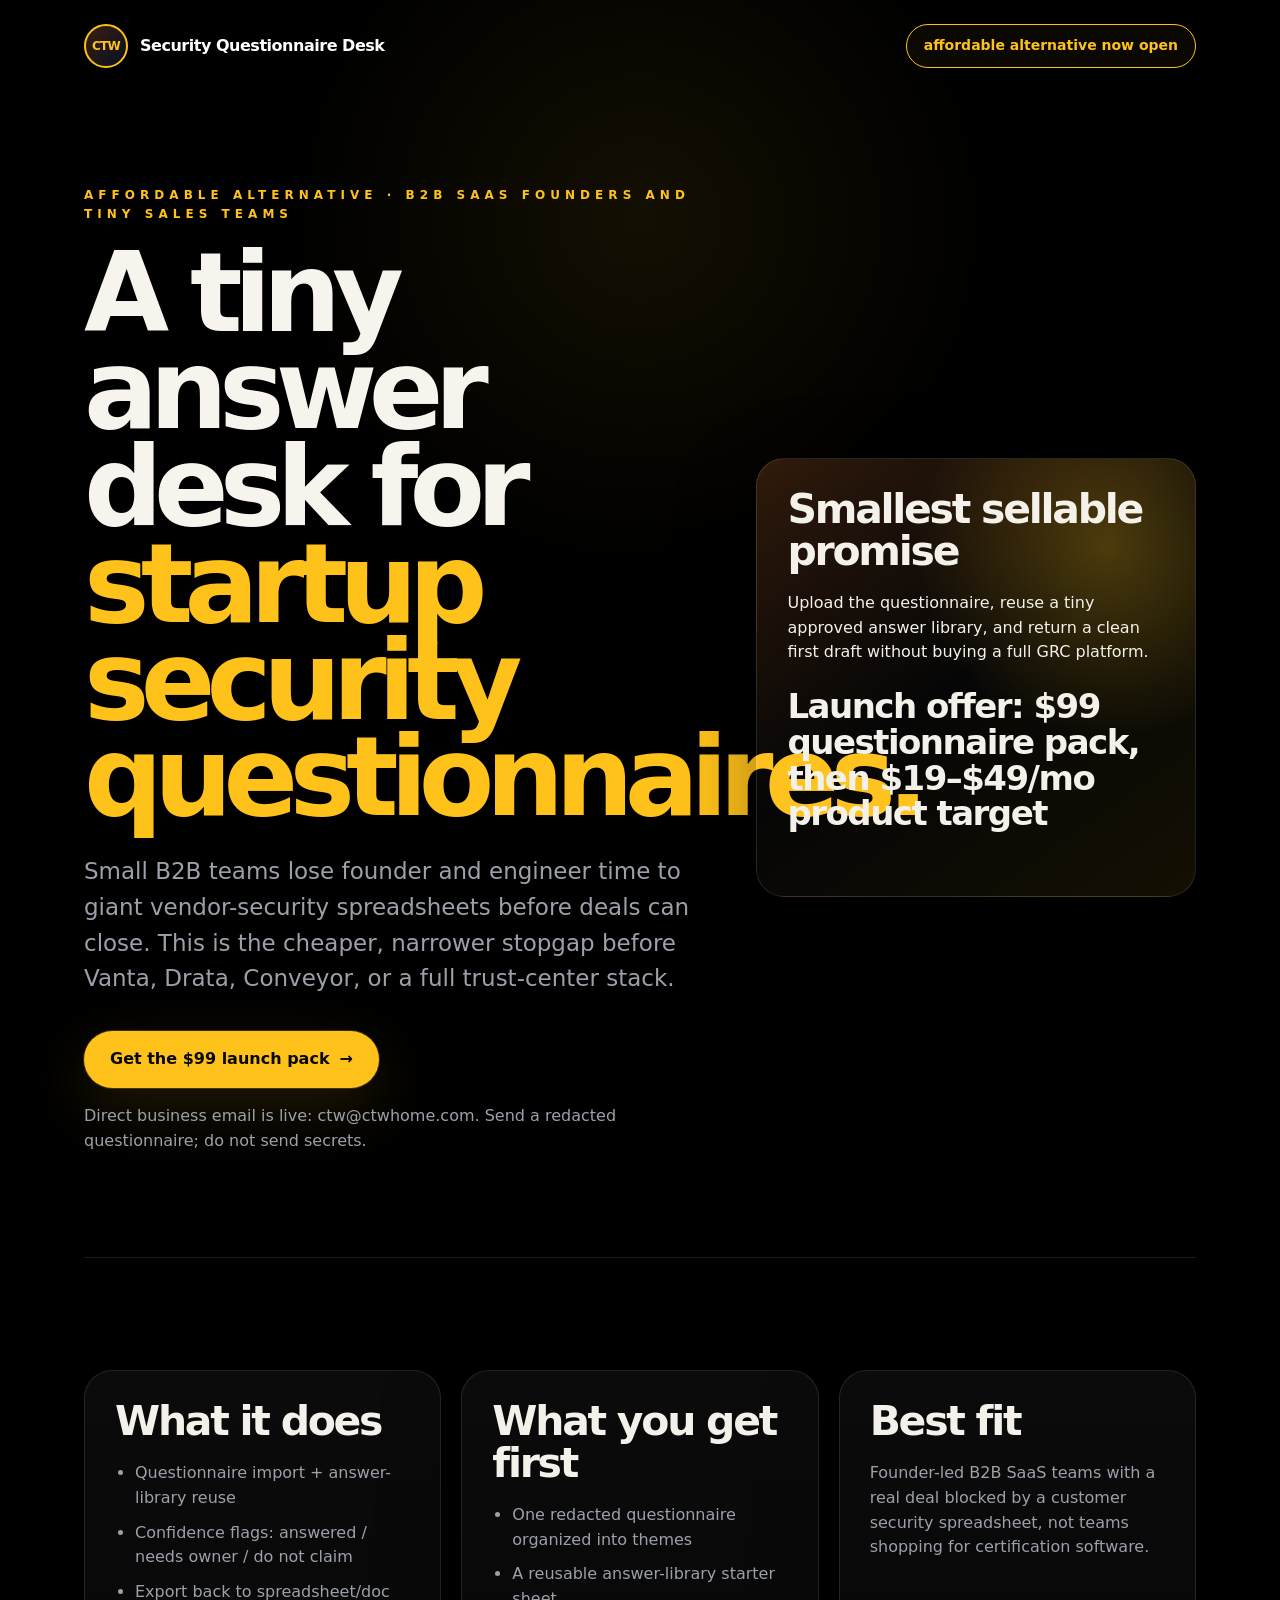
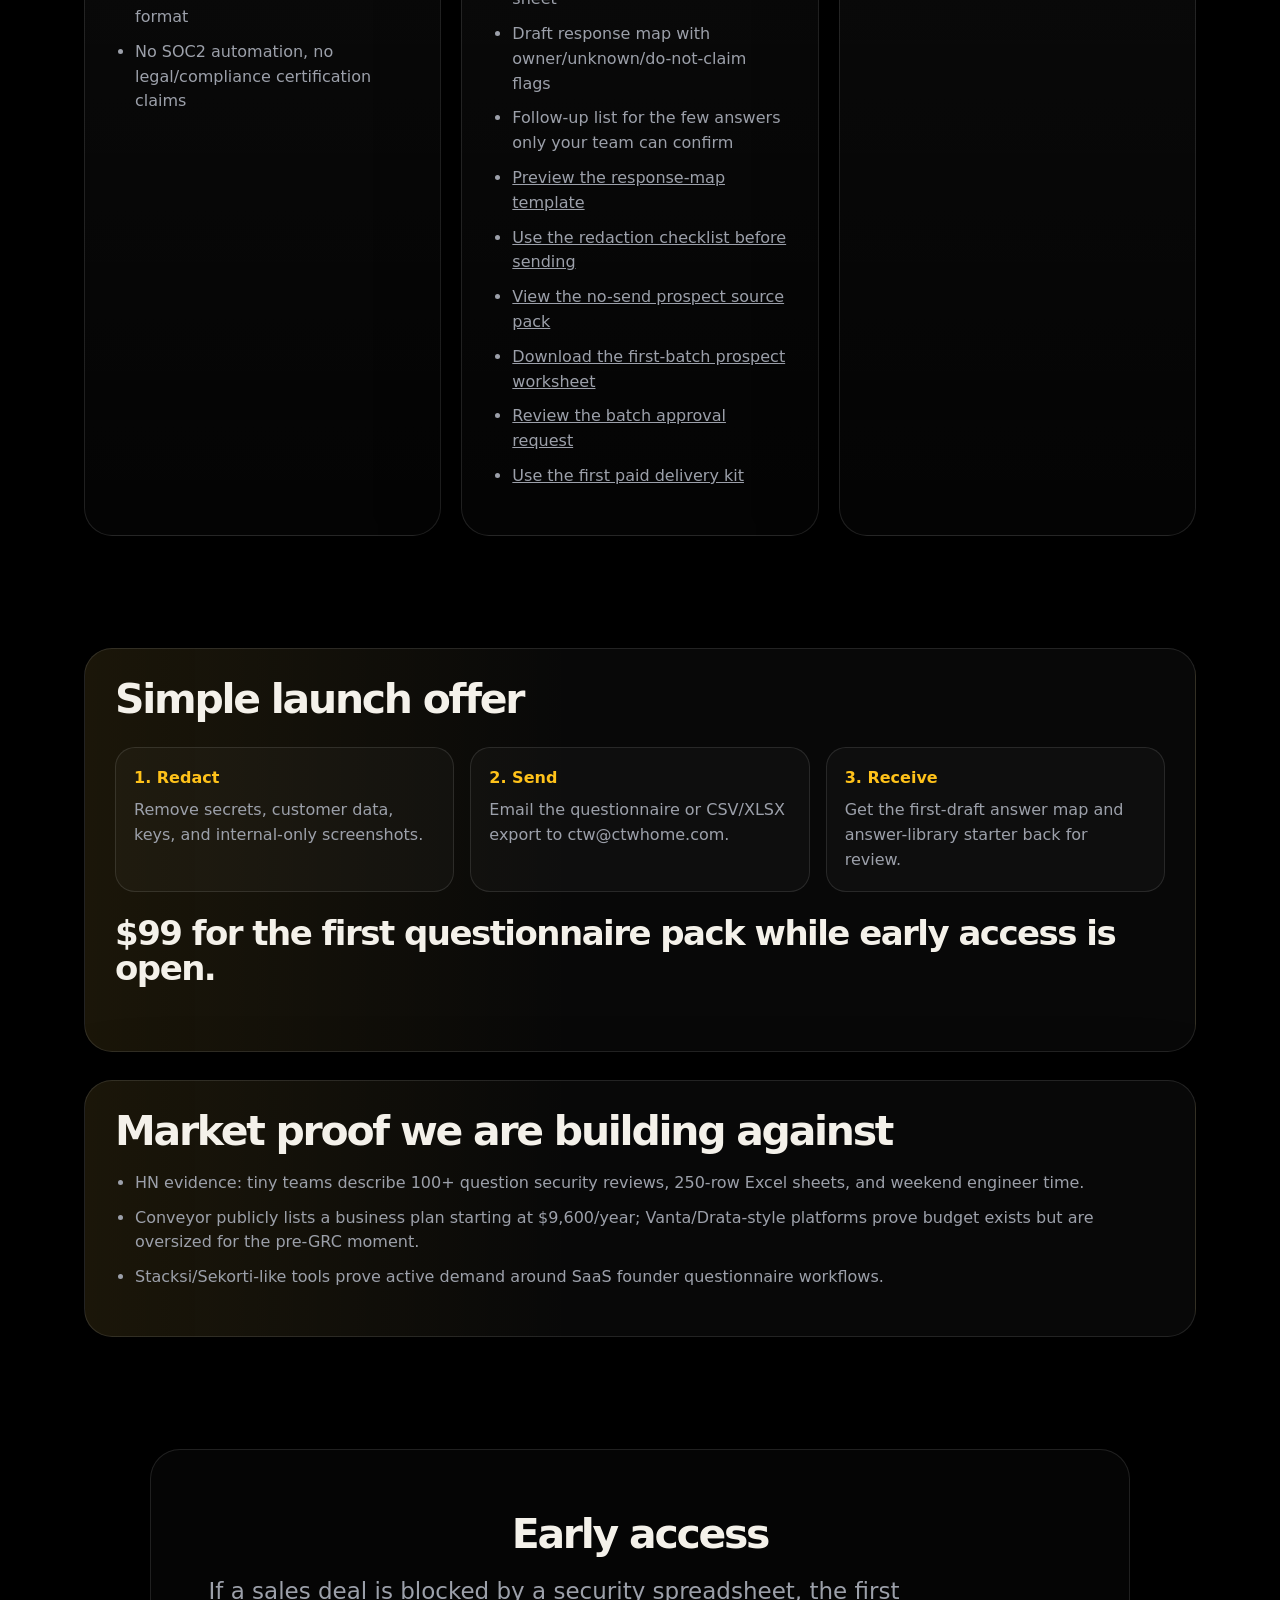
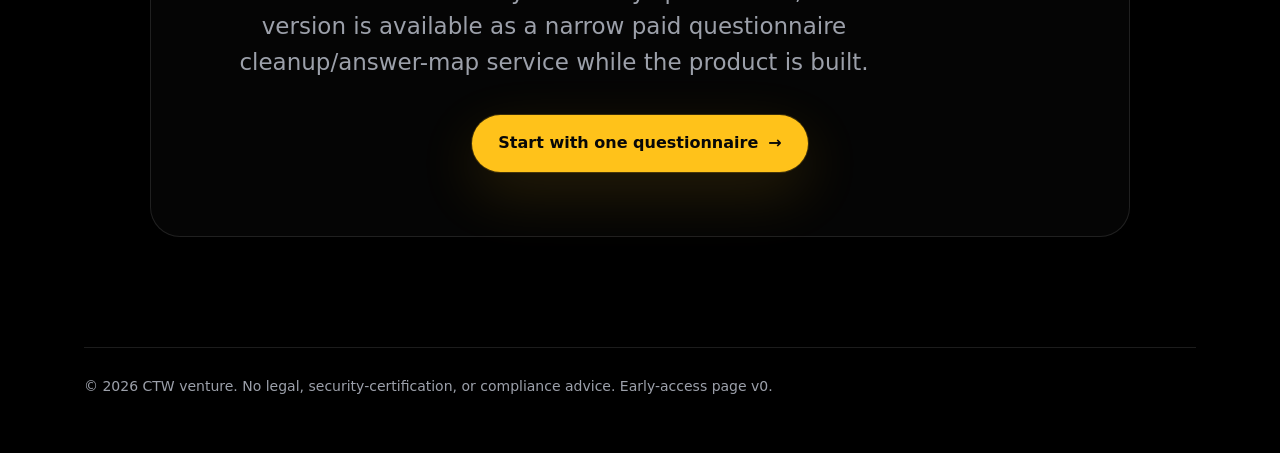
<file: index.html>
<!doctype html>
<html lang="en">
<head>
  <meta charset="utf-8" />
  <meta name="viewport" content="width=device-width, initial-scale=1" />
  <title>Security Questionnaire Desk — Tiny startup questionnaire answer desk</title>
  <meta name="description" content="A tiny answer desk for B2B SaaS founders and small teams drowning in vendor security questionnaires." />
  <link rel="stylesheet" href="styles.css?v=ctw-studio-20260621" />
</head>
<body>
  <main class="wrap">
    <nav><div class="logo">Security Questionnaire Desk</div><div class="pill">affordable alternative now open</div></nav>
    <section class="hero">
      <div>
        <p class="status">Affordable alternative · B2B SaaS founders and tiny sales teams</p>
        <h1>A tiny answer desk for <span class="accent">startup security questionnaires.</span></h1>
        <p class="lead">Small B2B teams lose founder and engineer time to giant vendor-security spreadsheets before deals can close. This is the cheaper, narrower stopgap before Vanta, Drata, Conveyor, or a full trust-center stack.</p>
        <a class="cta" href="mailto:ctw@ctwhome.com?subject=Security%20Questionnaire%20Desk%20launch%20pack&body=I%20have%20a%20customer%20security%20questionnaire%20blocking%20a%20deal.%20Can%20you%20help%20turn%20a%20redacted%20copy%20into%20an%20answer%20map%3F">Get the $99 launch pack</a>
        <p class="muted">Direct business email is live: ctw@ctwhome.com. Send a redacted questionnaire; do not send secrets.</p>
      </div>
      <aside class="card">
        <h2>Smallest sellable promise</h2>
        <p>Upload the questionnaire, reuse a tiny approved answer library, and return a clean first draft without buying a full GRC platform.</p>
        <p class="price">Launch offer: $99 questionnaire pack, then $19–$49/mo product target</p>
      </aside>
    </section>
    <section class="grid section">
      <div class="card"><h2>What it does</h2><ul><li>Questionnaire import + answer-library reuse</li><li>Confidence flags: answered / needs owner / do not claim</li><li>Export back to spreadsheet/doc format</li><li>No SOC2 automation, no legal/compliance certification claims</li></ul></div>
      <div class="card"><h2>What you get first</h2><ul><li>One redacted questionnaire organized into themes</li><li>A reusable answer-library starter sheet</li><li>Draft response map with owner/unknown/do-not-claim flags</li><li>Follow-up list for the few answers only your team can confirm</li><li><a href="answer-map-template.csv">Preview the response-map template</a></li><li><a href="redaction-checklist.html">Use the redaction checklist before sending</a></li><li><a href="prospect-source-pack-2026-06-22.md">View the no-send prospect source pack</a></li><li><a href="first-batch-prospect-worksheet-2026-06-22.csv">Download the first-batch prospect worksheet</a></li><li><a href="approval-request-2026-06-23.md">Review the batch approval request</a></li><li><a href="first-paid-delivery-kit-2026-06-23.md">Use the first paid delivery kit</a></li></ul></div>
      <div class="card"><h2>Best fit</h2><p class="muted">Founder-led B2B SaaS teams with a real deal blocked by a customer security spreadsheet, not teams shopping for certification software.</p></div>
    </section>
    <section class="section card">
      <h2>Simple launch offer</h2>
      <div class="steps">
        <div><strong>1. Redact</strong><span>Remove secrets, customer data, keys, and internal-only screenshots.</span></div>
        <div><strong>2. Send</strong><span>Email the questionnaire or CSV/XLSX export to ctw@ctwhome.com.</span></div>
        <div><strong>3. Receive</strong><span>Get the first-draft answer map and answer-library starter back for review.</span></div>
      </div>
      <p class="price">$99 for the first questionnaire pack while early access is open.</p>
    </section>
    <section class="section card">
      <h2>Market proof we are building against</h2>
      <ul><li>HN evidence: tiny teams describe 100+ question security reviews, 250-row Excel sheets, and weekend engineer time.</li><li>Conveyor publicly lists a business plan starting at $9,600/year; Vanta/Drata-style platforms prove budget exists but are oversized for the pre-GRC moment.</li><li>Stacksi/Sekorti-like tools prove active demand around SaaS founder questionnaire workflows.</li></ul>
    </section>
    <section class="section">
      <h2>Early access</h2>
      <p class="lead">If a sales deal is blocked by a security spreadsheet, the first version is available as a narrow paid questionnaire cleanup/answer-map service while the product is built.</p>
      <a class="cta" href="mailto:ctw@ctwhome.com?subject=Security%20Questionnaire%20Desk%20launch%20pack&body=I%20have%20a%20customer%20security%20questionnaire%20blocking%20a%20deal.%20Can%20you%20help%20turn%20a%20redacted%20copy%20into%20an%20answer%20map%3F">Start with one questionnaire</a>
    </section>
    <div class="footer">© 2026 CTW venture. No legal, security-certification, or compliance advice. Early-access page v0.</div>
  </main>
</body>
</html>
</file>
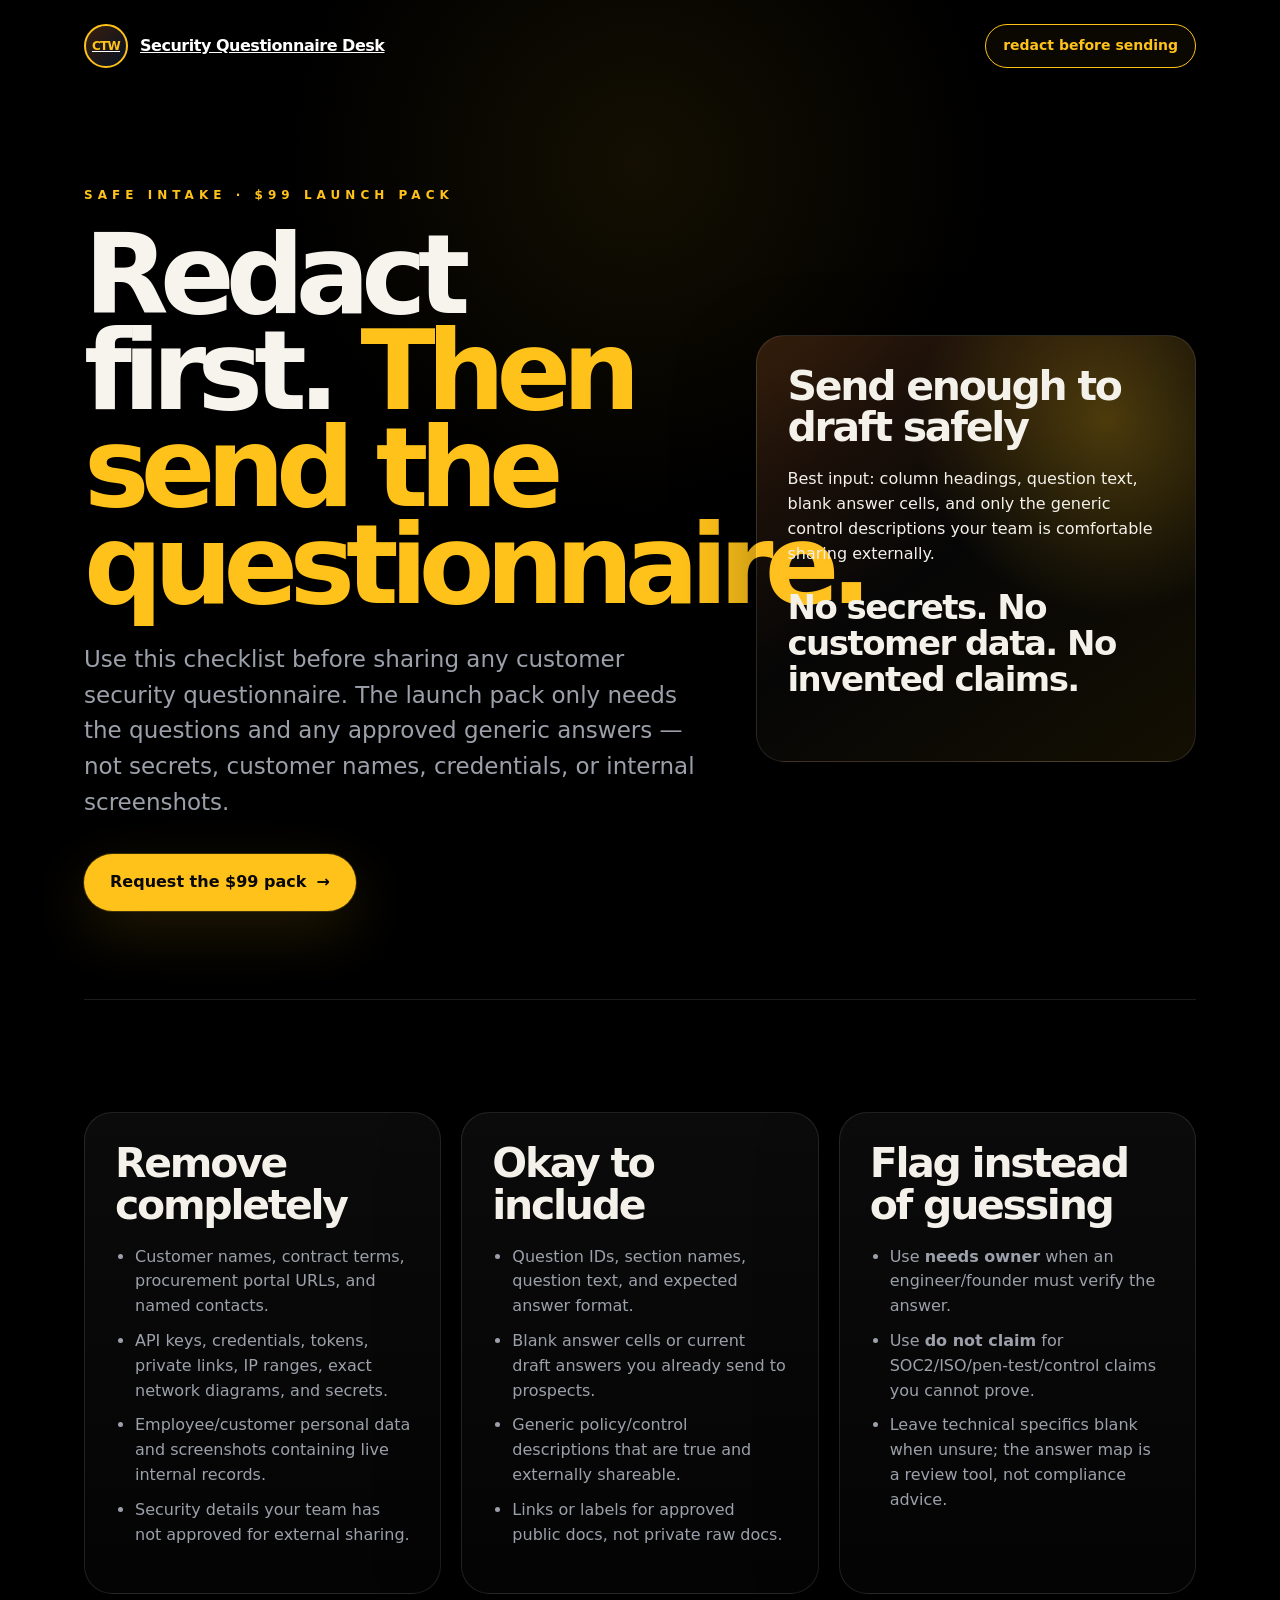
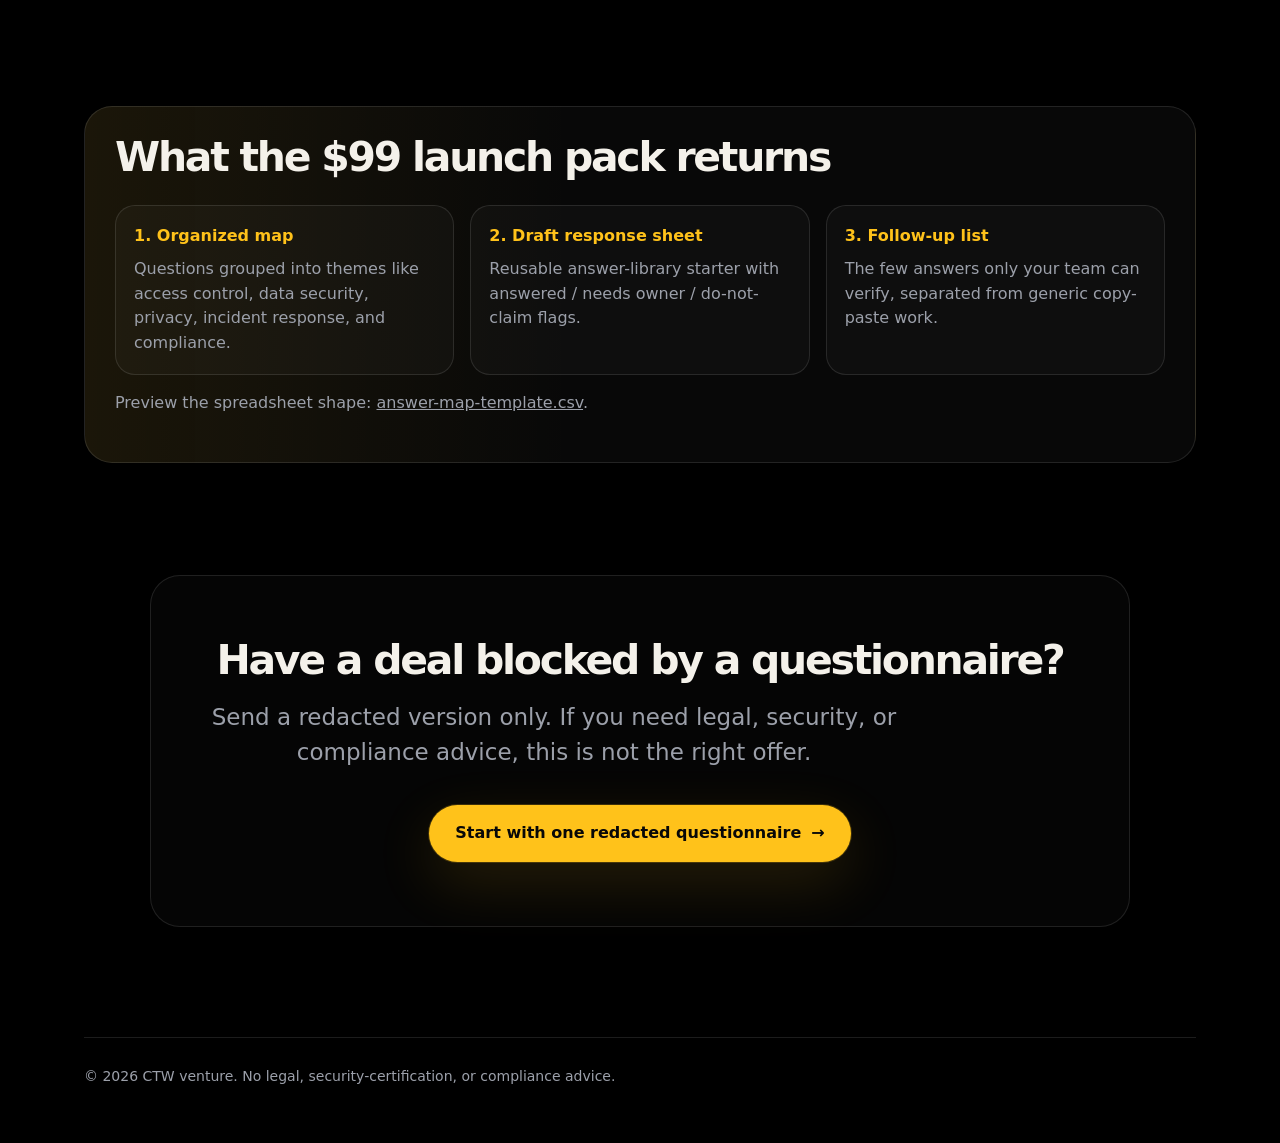
<file: redaction-checklist.html>
<!doctype html>
<html lang="en">
<head>
  <meta charset="utf-8" />
  <meta name="viewport" content="width=device-width, initial-scale=1" />
  <title>Security Questionnaire Desk — Redaction checklist</title>
  <meta name="description" content="What to remove before sending a customer security questionnaire for the Security Questionnaire Desk launch pack." />
  <link rel="stylesheet" href="styles.css?v=redaction-20260622" />
</head>
<body>
  <main class="wrap">
    <nav><a class="logo" href="./">Security Questionnaire Desk</a><div class="pill">redact before sending</div></nav>
    <section class="hero">
      <div>
        <p class="status">Safe intake · $99 launch pack</p>
        <h1>Redact first. <span class="accent">Then send the questionnaire.</span></h1>
        <p class="lead">Use this checklist before sharing any customer security questionnaire. The launch pack only needs the questions and any approved generic answers — not secrets, customer names, credentials, or internal screenshots.</p>
        <a class="cta" href="mailto:ctw@ctwhome.com?subject=Security%20Questionnaire%20Desk%20redacted%20pack&body=Hi%20CTW%2C%0A%0AI%20have%20redacted%20a%20customer%20security%20questionnaire%20and%20want%20the%20%2499%20answer-map%20launch%20pack.%0A%0ACompany%20type%3A%20%0AQuestionnaire%20size%20%28rows%2Fsections%29%3A%20%0ADeal%20blocked%20or%20upcoming%3A%20%0AAlready%20have%20an%20answer%20library%3F%20%0A%0AI%20confirm%20I%20removed%20secrets%2C%20customer%20data%2C%20credentials%2C%20and%20sensitive%20screenshots.%0A%0A">Request the $99 pack</a>
      </div>
      <aside class="card">
        <h2>Send enough to draft safely</h2>
        <p>Best input: column headings, question text, blank answer cells, and only the generic control descriptions your team is comfortable sharing externally.</p>
        <p class="price">No secrets. No customer data. No invented claims.</p>
      </aside>
    </section>

    <section class="grid section">
      <div class="card">
        <h2>Remove completely</h2>
        <ul>
          <li>Customer names, contract terms, procurement portal URLs, and named contacts.</li>
          <li>API keys, credentials, tokens, private links, IP ranges, exact network diagrams, and secrets.</li>
          <li>Employee/customer personal data and screenshots containing live internal records.</li>
          <li>Security details your team has not approved for external sharing.</li>
        </ul>
      </div>
      <div class="card">
        <h2>Okay to include</h2>
        <ul>
          <li>Question IDs, section names, question text, and expected answer format.</li>
          <li>Blank answer cells or current draft answers you already send to prospects.</li>
          <li>Generic policy/control descriptions that are true and externally shareable.</li>
          <li>Links or labels for approved public docs, not private raw docs.</li>
        </ul>
      </div>
      <div class="card">
        <h2>Flag instead of guessing</h2>
        <ul>
          <li>Use <strong>needs owner</strong> when an engineer/founder must verify the answer.</li>
          <li>Use <strong>do not claim</strong> for SOC2/ISO/pen-test/control claims you cannot prove.</li>
          <li>Leave technical specifics blank when unsure; the answer map is a review tool, not compliance advice.</li>
        </ul>
      </div>
    </section>

    <section class="section card">
      <h2>What the $99 launch pack returns</h2>
      <div class="steps">
        <div><strong>1. Organized map</strong><span>Questions grouped into themes like access control, data security, privacy, incident response, and compliance.</span></div>
        <div><strong>2. Draft response sheet</strong><span>Reusable answer-library starter with answered / needs owner / do-not-claim flags.</span></div>
        <div><strong>3. Follow-up list</strong><span>The few answers only your team can verify, separated from generic copy-paste work.</span></div>
      </div>
      <p class="muted">Preview the spreadsheet shape: <a href="answer-map-template.csv">answer-map-template.csv</a>.</p>
    </section>

    <section class="section">
      <h2>Have a deal blocked by a questionnaire?</h2>
      <p class="lead">Send a redacted version only. If you need legal, security, or compliance advice, this is not the right offer.</p>
      <a class="cta" href="mailto:ctw@ctwhome.com?subject=Security%20Questionnaire%20Desk%20redacted%20pack&body=Hi%20CTW%2C%0A%0AI%20have%20redacted%20a%20customer%20security%20questionnaire%20and%20want%20the%20%2499%20answer-map%20launch%20pack.%0A%0ACompany%20type%3A%20%0AQuestionnaire%20size%20%28rows%2Fsections%29%3A%20%0ADeal%20blocked%20or%20upcoming%3A%20%0AAlready%20have%20an%20answer%20library%3F%20%0A%0AI%20confirm%20I%20removed%20secrets%2C%20customer%20data%2C%20credentials%2C%20and%20sensitive%20screenshots.%0A%0A">Start with one redacted questionnaire</a>
    </section>
    <div class="footer">© 2026 CTW venture. No legal, security-certification, or compliance advice.</div>
  </main>
</body>
</html>
</file>
<file: styles.css>
:root {
  color-scheme: dark;
  --bg: #000;
  --panel: #121316;
  --panel-soft: #080808;
  --text: #f4f1ea;
  --muted: #9ca0aa;
  --line: rgba(255, 255, 255, .11);
  --accent: #ffc21a;
  --accent-2: #ff8a3d;
  --green: #38d77a;
}

* { box-sizing: border-box; }
html { scroll-behavior: smooth; }
body {
  margin: 0;
  font-family: Inter, ui-sans-serif, system-ui, -apple-system, BlinkMacSystemFont, "Segoe UI", sans-serif;
  background:
    radial-gradient(circle at 50% 6%, rgba(255, 194, 26, .08), transparent 22rem),
    #000;
  color: var(--text);
  line-height: 1.55;
}

a { color: inherit; }
.wrap { max-width: 1160px; margin: auto; padding: 24px 24px 56px; }
nav {
  display: flex;
  justify-content: space-between;
  gap: 16px;
  align-items: center;
  margin-bottom: 118px;
}
.logo {
  display: flex;
  align-items: center;
  gap: 12px;
  font-weight: 800;
  letter-spacing: -.03em;
  color: #fff;
}
.logo::before {
  content: "CTW";
  display: grid;
  place-items: center;
  width: 40px;
  height: 40px;
  border-radius: 999px;
  border: 2px solid var(--accent);
  background: linear-gradient(135deg, rgba(255, 138, 61, .22), rgba(47, 120, 255, .14));
  color: var(--accent);
  font-size: 12px;
  letter-spacing: -.06em;
}
.pill {
  border: 1px solid var(--accent);
  border-radius: 999px;
  padding: 10px 17px;
  color: var(--accent);
  font-size: 14px;
  font-weight: 700;
  background: rgba(255, 194, 26, .04);
}
.hero {
  min-height: 570px;
  display: grid;
  grid-template-columns: minmax(0, 1.18fr) minmax(280px, .82fr);
  gap: 40px;
  align-items: center;
  padding-bottom: 88px;
  border-bottom: 1px solid var(--line);
}
h1 {
  max-width: 980px;
  font-size: clamp(56px, 8.6vw, 116px);
  line-height: .88;
  letter-spacing: -.08em;
  margin: 0 0 28px;
  color: #f7f4ee;
}
.accent { color: var(--accent); }
.lead {
  font-size: clamp(18px, 2.1vw, 23px);
  color: var(--muted);
  max-width: 750px;
  margin: 0 0 6px;
}
.cta {
  display: inline-flex;
  align-items: center;
  gap: 10px;
  background: var(--accent);
  color: #080808;
  text-decoration: none;
  font-weight: 850;
  border-radius: 999px;
  padding: 16px 26px;
  margin-top: 28px;
  box-shadow: 0 0 0 1px rgba(255, 194, 26, .2), 0 20px 60px rgba(255, 194, 26, .14);
}
.cta::after { content: "→"; }
.card {
  background: linear-gradient(180deg, rgba(255, 255, 255, .045), rgba(255, 255, 255, .015));
  border: 1px solid var(--line);
  border-radius: 28px;
  padding: 30px;
  box-shadow: 0 24px 80px rgba(0, 0, 0, .36);
}
.hero .card {
  background:
    radial-gradient(circle at 80% 20%, rgba(255, 194, 26, .28), transparent 12rem),
    linear-gradient(145deg, rgba(255, 138, 61, .18), rgba(255,255,255,.025) 48%, rgba(255,194,26,.08));
}
.grid {
  display: grid;
  grid-template-columns: repeat(3, 1fr);
  gap: 20px;
  margin-top: 32px;
}
.section { margin-top: 112px; }
h2 {
  font-size: clamp(28px, 3.2vw, 44px);
  line-height: 1.02;
  letter-spacing: -.055em;
  margin: 0 0 18px;
}
ul { padding-left: 20px; color: var(--muted); }
li + li { margin-top: 10px; }
.muted { color: var(--muted); }
.status {
  margin: 0 0 22px;
  font-size: 12px;
  font-weight: 800;
  letter-spacing: .42em;
  text-transform: uppercase;
  color: var(--accent);
}
.price {
  margin-top: 24px;
  font-size: clamp(24px, 3vw, 34px);
  line-height: 1.05;
  letter-spacing: -.045em;
  font-weight: 850;
}
.footer {
  margin-top: 110px;
  color: var(--muted);
  font-size: 14px;
  border-top: 1px solid var(--line);
  padding-top: 28px;
}
.section.card {
  background:
    linear-gradient(90deg, rgba(255, 194, 26, .08), transparent 44%),
    var(--panel-soft);
}
.steps {
  display: grid;
  grid-template-columns: repeat(3, 1fr);
  gap: 16px;
  margin-top: 26px;
}
.steps div {
  border: 1px solid var(--line);
  border-radius: 20px;
  padding: 18px;
  background: rgba(255,255,255,.026);
}
.steps strong, .steps span { display: block; }
.steps strong { color: var(--accent); margin-bottom: 8px; }
.steps span { color: var(--muted); }
.section.card + .section.card { margin-top: 28px; }
.section:not(.card):last-of-type {
  max-width: 980px;
  margin-left: auto;
  margin-right: auto;
  padding: 64px 28px;
  border: 1px solid var(--line);
  border-radius: 30px;
  text-align: center;
  background: rgba(255,255,255,.018);
}
@media (max-width: 860px) {
  .wrap { padding: 20px 18px 44px; }
  nav { margin-bottom: 74px; align-items: flex-start; flex-direction: column; }
  .hero, .grid, .steps { grid-template-columns: 1fr; }
  .hero { min-height: auto; padding-bottom: 64px; }
  h1 { font-size: clamp(48px, 15vw, 76px); }
  .section { margin-top: 74px; }
}
</file>
